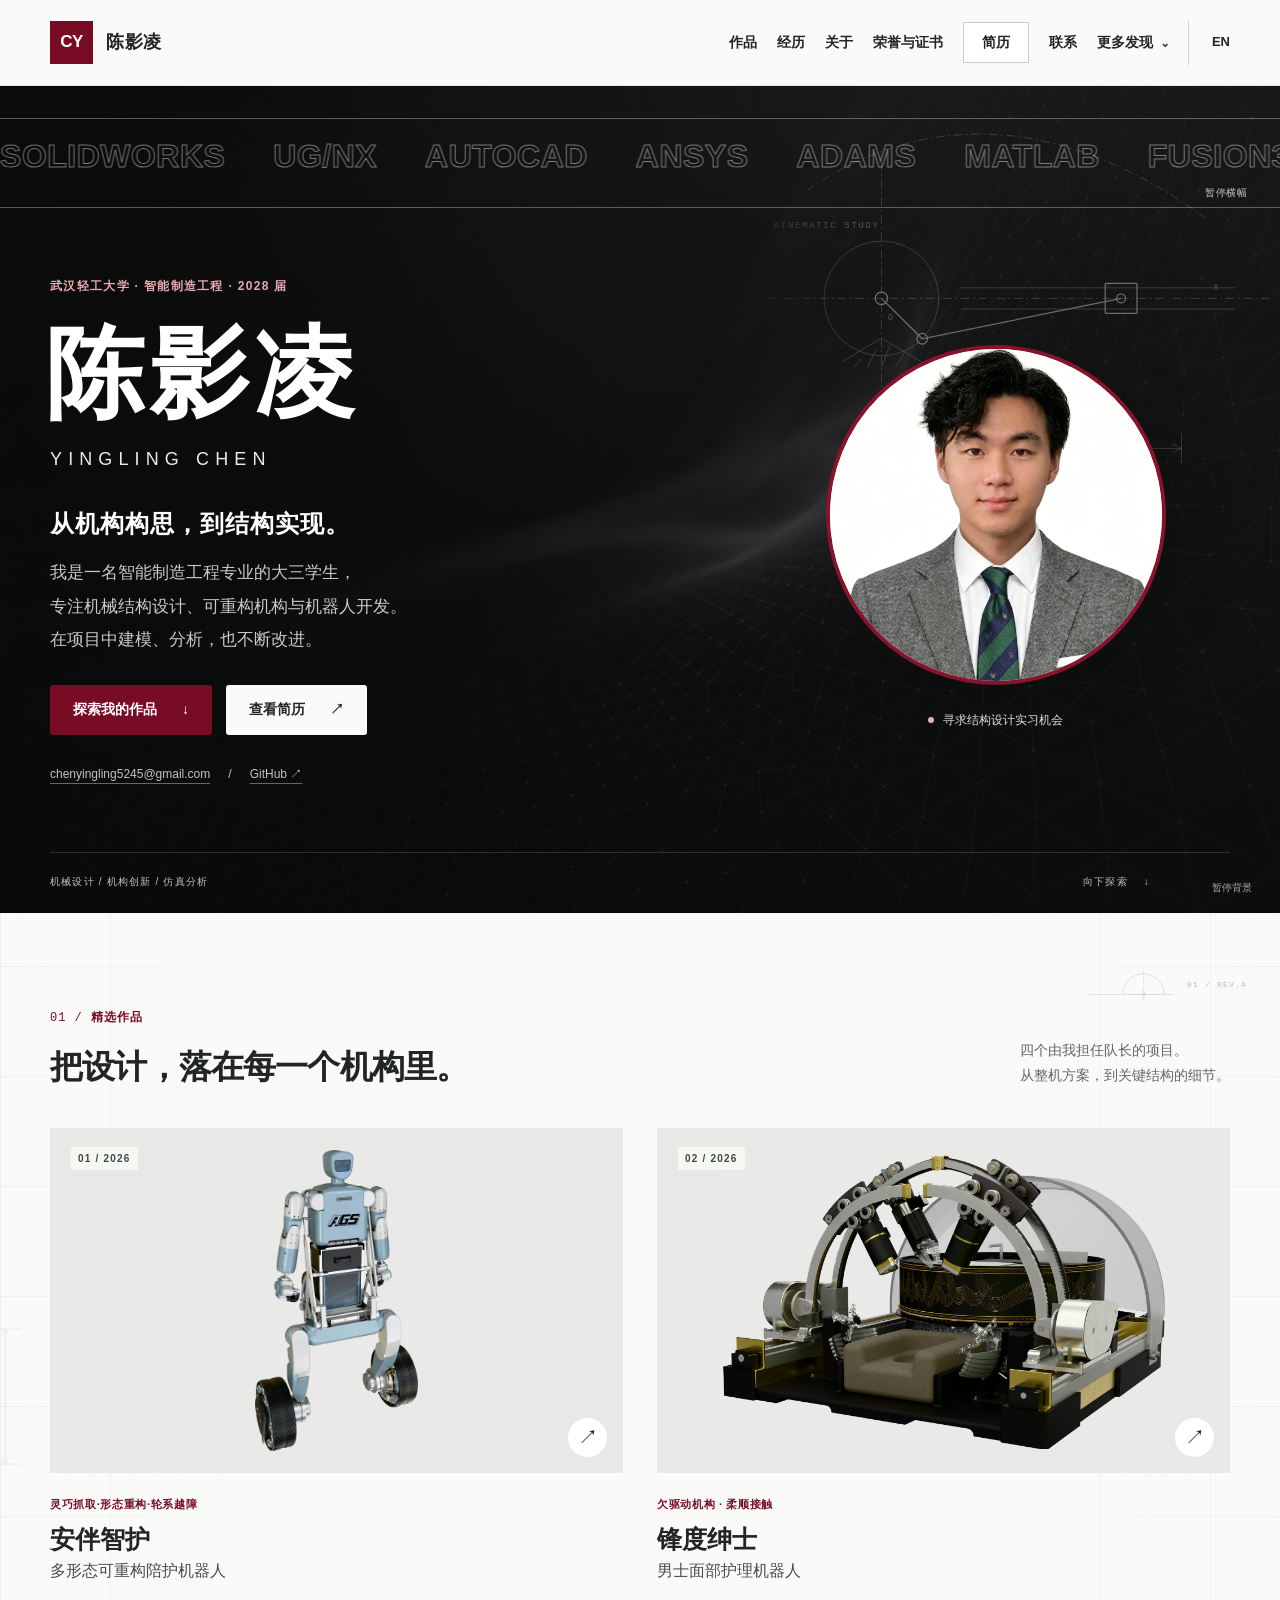
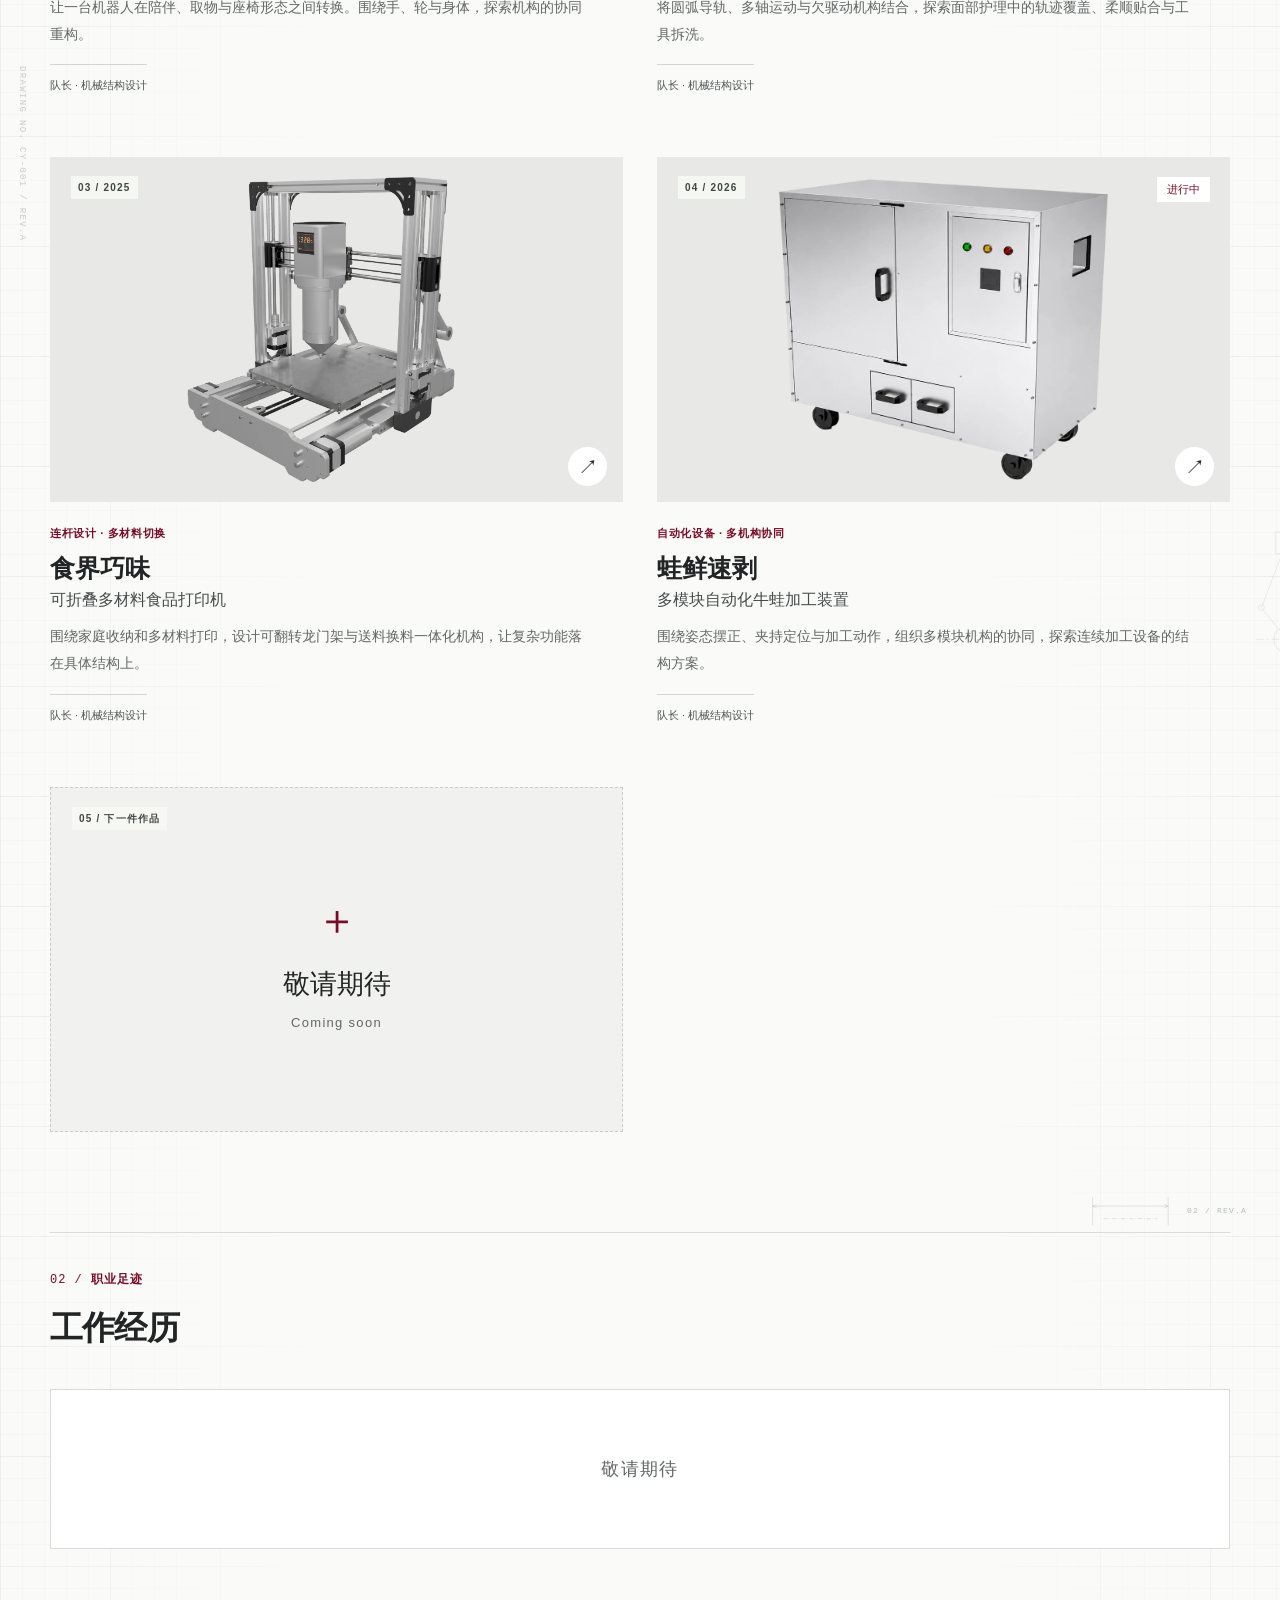
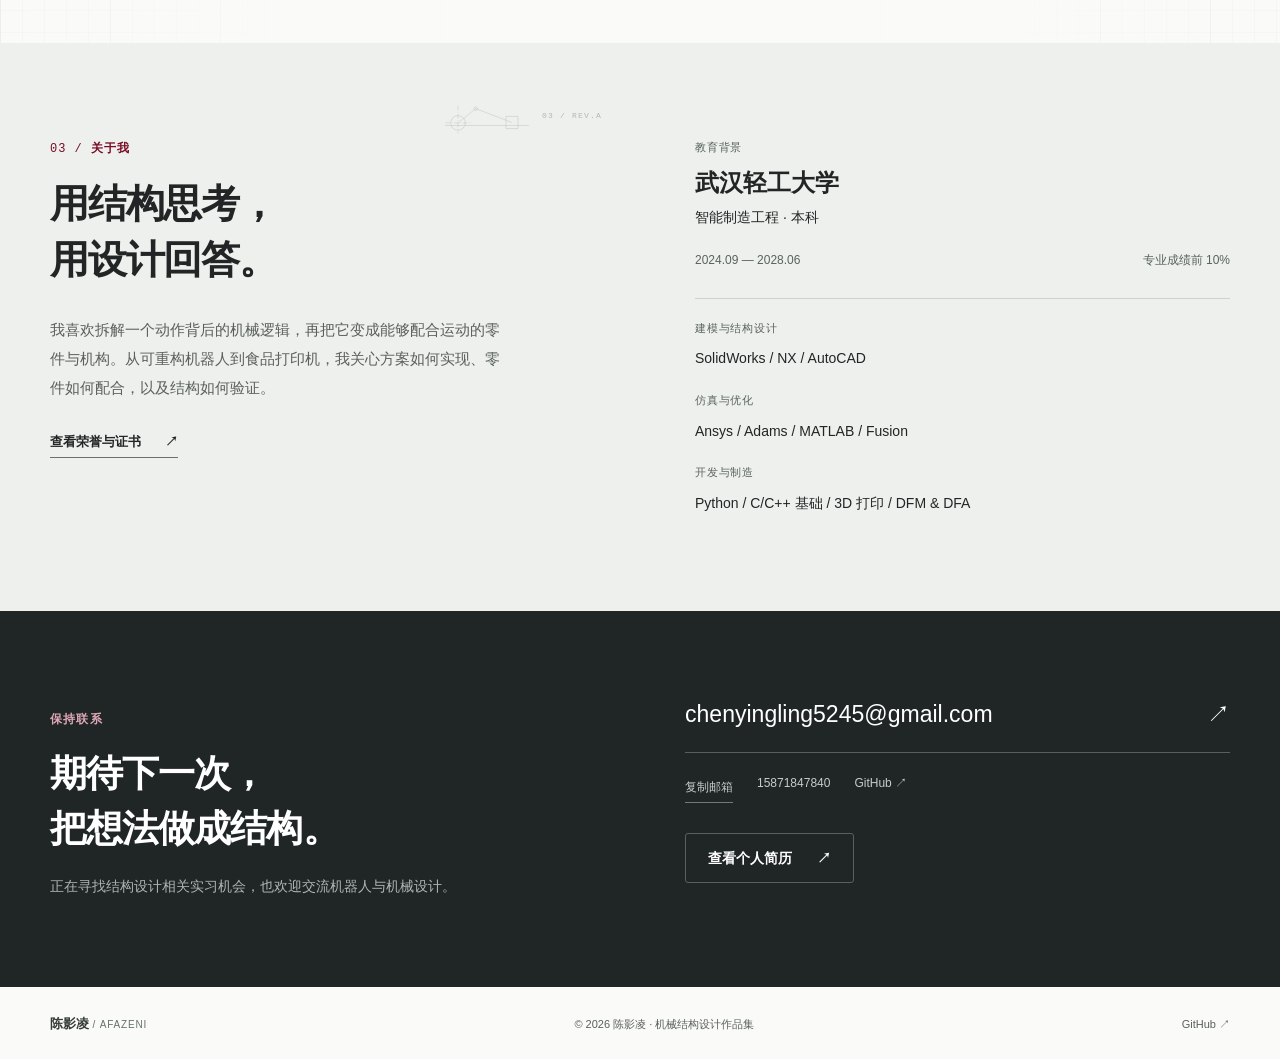
<file: index.html>
<!doctype html>
<html lang="zh-CN"><head><meta charset="utf-8"><meta name="viewport" content="width=device-width, initial-scale=1"><meta name="description" content="陈影凌的机械结构设计作品集：四个队长项目、机构设计、仿真分析与荣誉证书。"><meta name="theme-color" content="#790c25"><title>陈影凌 · 机械结构设计作品集</title><link rel="icon" href="assets/favicon.svg" type="image/svg+xml"><link rel="stylesheet" href="styles.css"><script type="module" src="app.js"></script></head><body data-page="home"><a class="skip-link" href="#main">跳转到内容 / Skip to content</a><div id="app"></div><noscript>请启用 JavaScript 查看作品集。联系邮箱：chenyingling5245@gmail.com。</noscript></body></html>
</file>
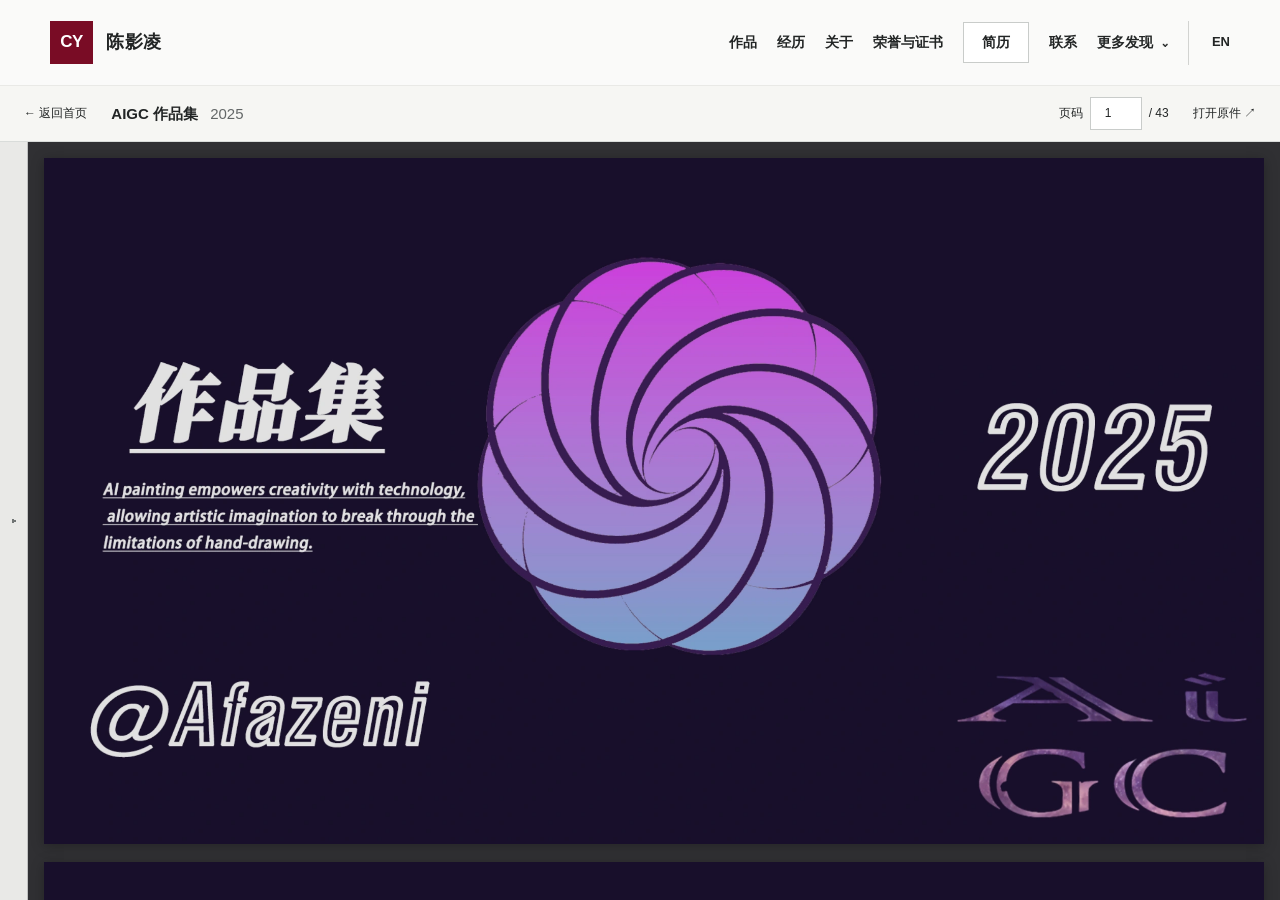
<file: aigc.html>
<!doctype html>
<html lang="zh-CN"><head><meta charset="utf-8"><meta name="viewport" content="width=device-width, initial-scale=1"><meta name="description" content="陈影凌的机械结构设计作品集：四个队长项目、机构设计、仿真分析与荣誉证书。"><meta name="theme-color" content="#790c25"><title>AIGC 作品集 · 2025 · 陈影凌</title><link rel="icon" href="assets/favicon.svg" type="image/svg+xml"><link rel="stylesheet" href="styles.css"><script type="module" src="app.js"></script></head><body data-page="aigc"><a class="skip-link" href="#main">跳转到内容 / Skip to content</a><div id="app"></div><noscript>请启用 JavaScript 查看作品集。联系邮箱：chenyingling5245@gmail.com。</noscript></body></html>
</file>
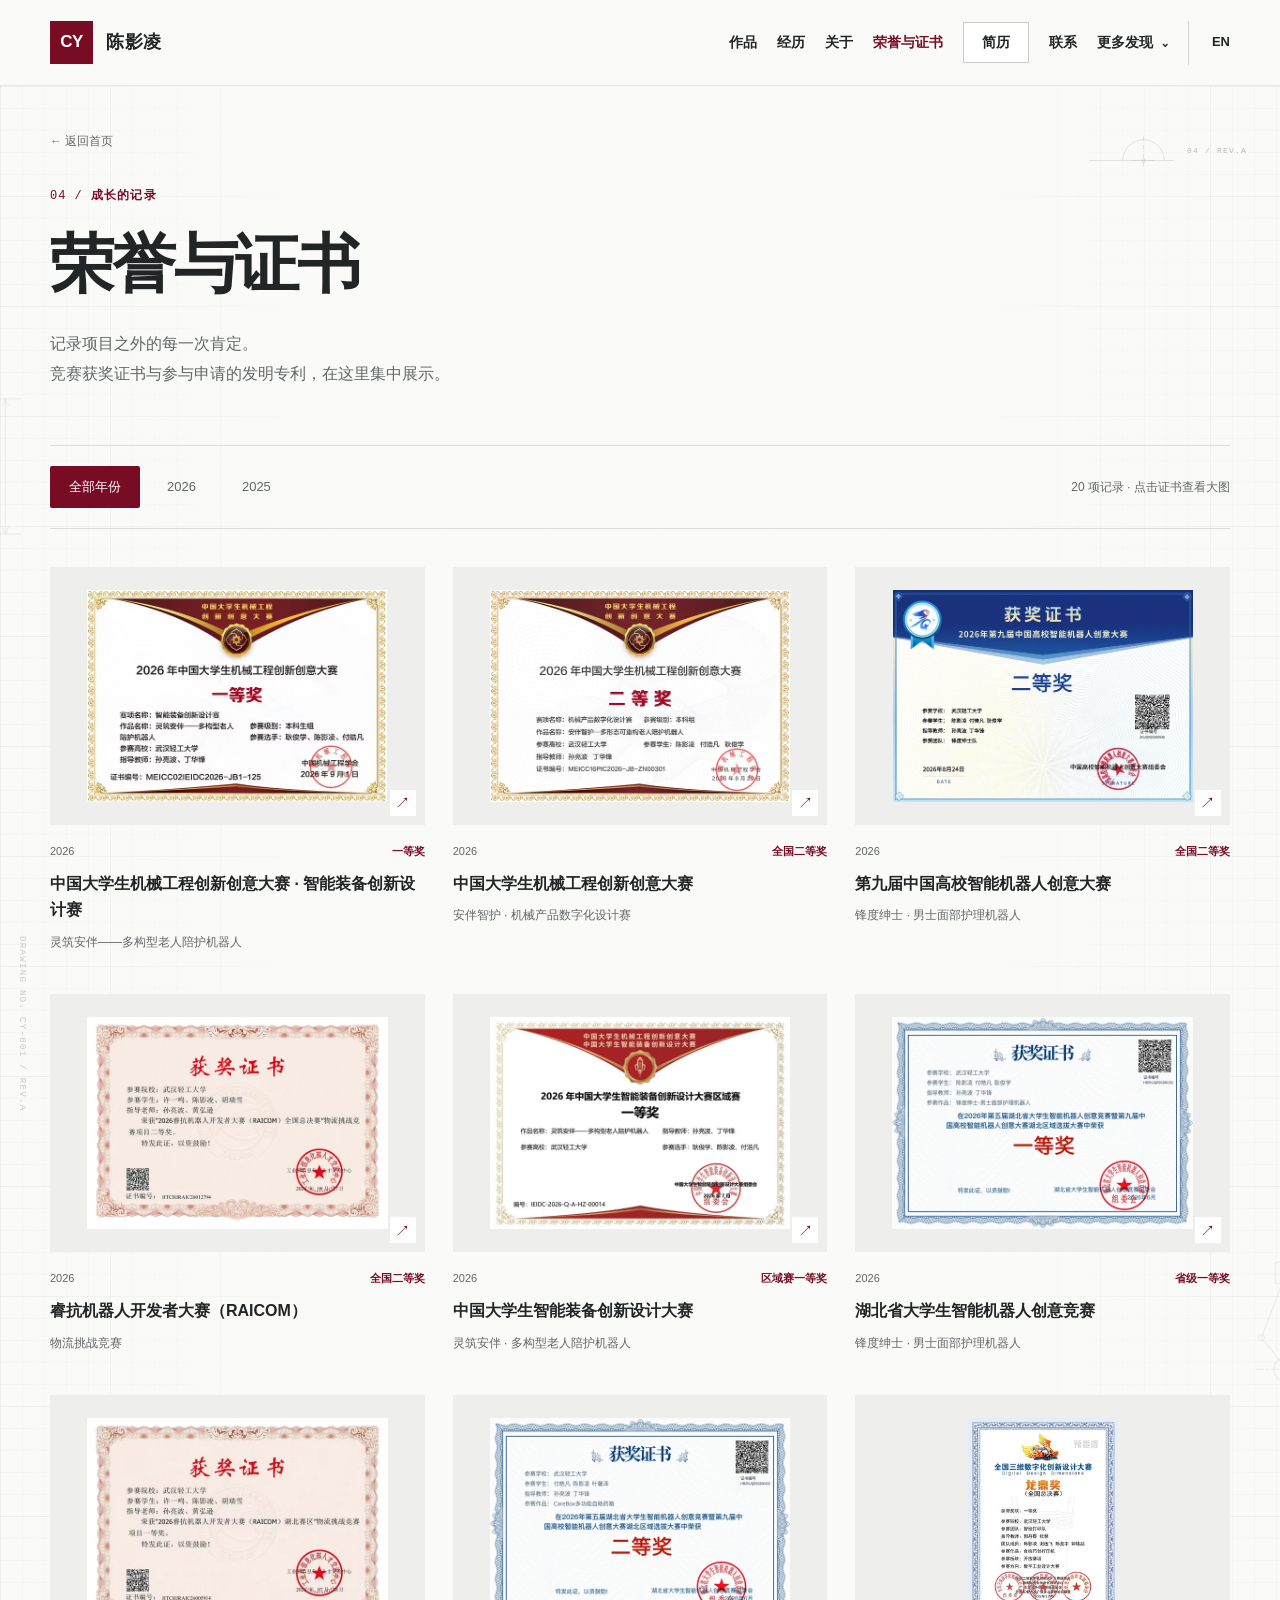
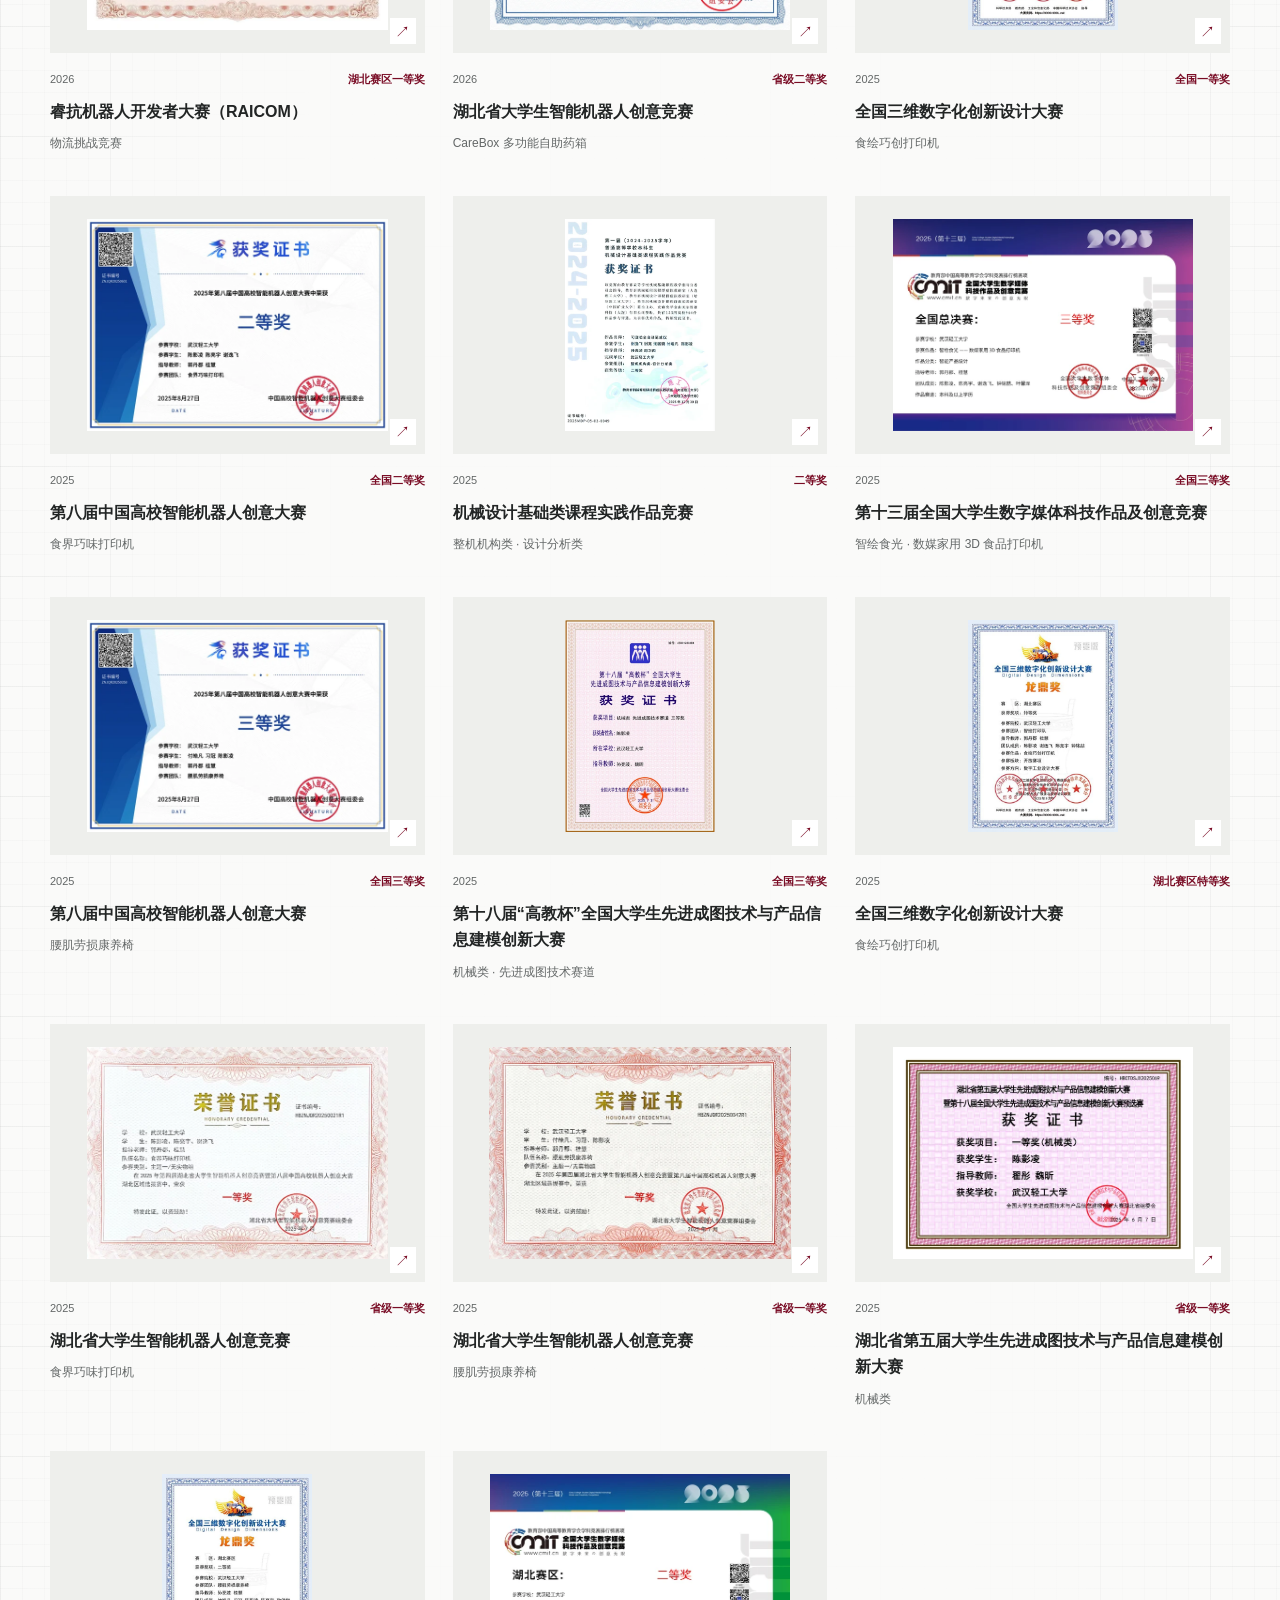
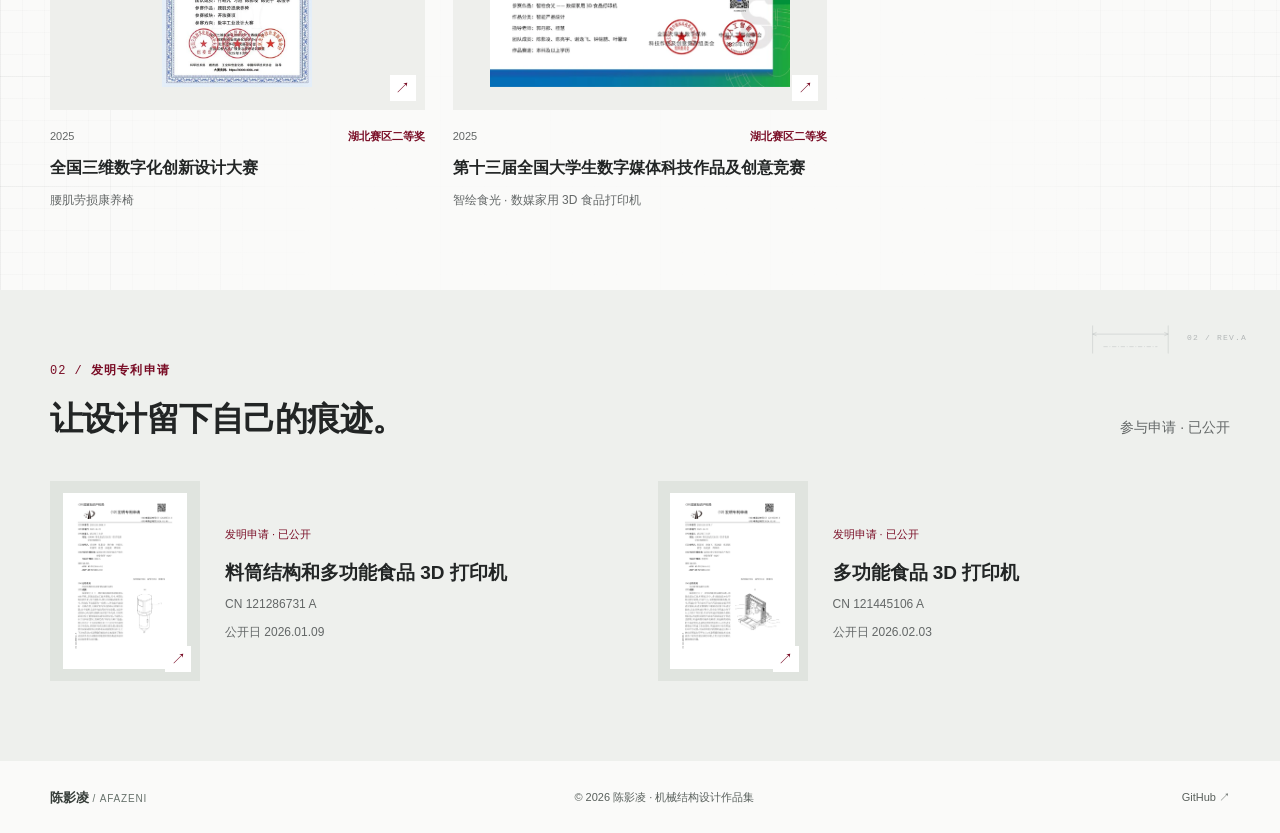
<file: honors.html>
<!doctype html>
<html lang="zh-CN"><head><meta charset="utf-8"><meta name="viewport" content="width=device-width, initial-scale=1"><meta name="description" content="陈影凌的机械结构设计作品集：四个队长项目、机构设计、仿真分析与荣誉证书。"><meta name="theme-color" content="#790c25"><title>荣誉与证书 · 陈影凌</title><link rel="icon" href="assets/favicon.svg" type="image/svg+xml"><link rel="stylesheet" href="styles.css"><script type="module" src="app.js"></script></head><body data-page="honors"><a class="skip-link" href="#main">跳转到内容 / Skip to content</a><div id="app"></div><noscript>请启用 JavaScript 查看作品集。联系邮箱：chenyingling5245@gmail.com。</noscript></body></html>
</file>
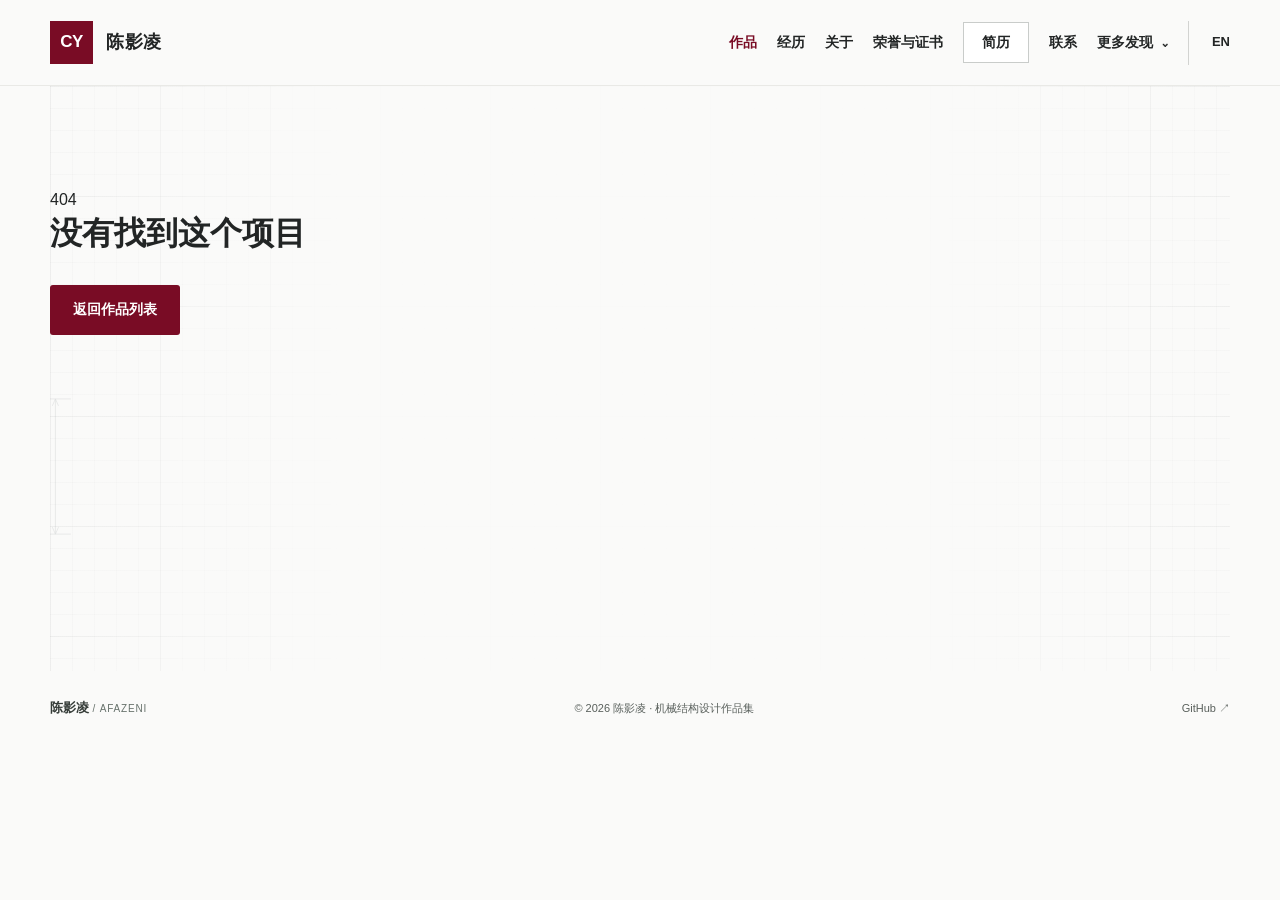
<file: project.html>
<!doctype html>
<html lang="zh-CN"><head><meta charset="utf-8"><meta name="viewport" content="width=device-width, initial-scale=1"><meta name="description" content="陈影凌的机械结构设计作品集：四个队长项目、机构设计、仿真分析与荣誉证书。"><meta name="theme-color" content="#790c25"><title>项目详情 · 陈影凌</title><link rel="icon" href="assets/favicon.svg" type="image/svg+xml"><link rel="stylesheet" href="styles.css"><script type="module" src="app.js"></script></head><body data-page="project"><a class="skip-link" href="#main">跳转到内容 / Skip to content</a><div id="app"></div><noscript>请启用 JavaScript 查看作品集。联系邮箱：chenyingling5245@gmail.com。</noscript></body></html>
</file>
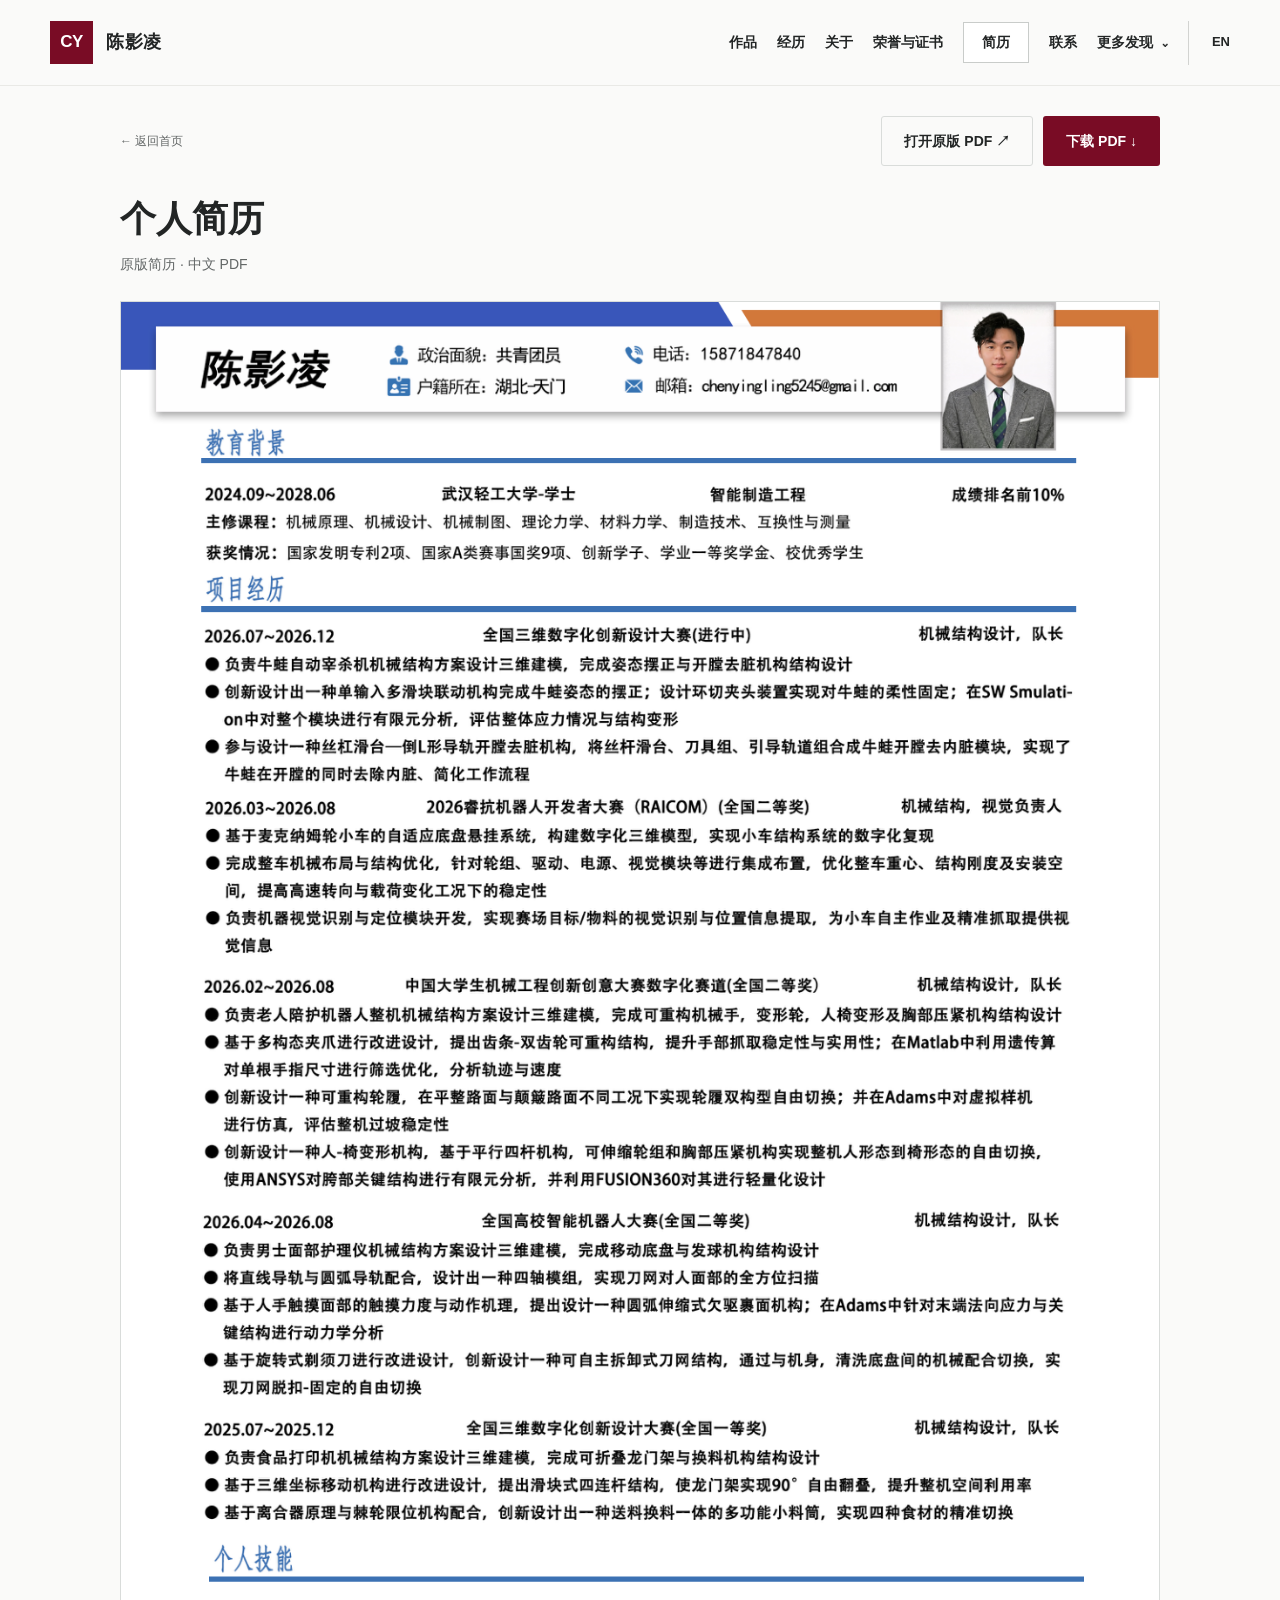
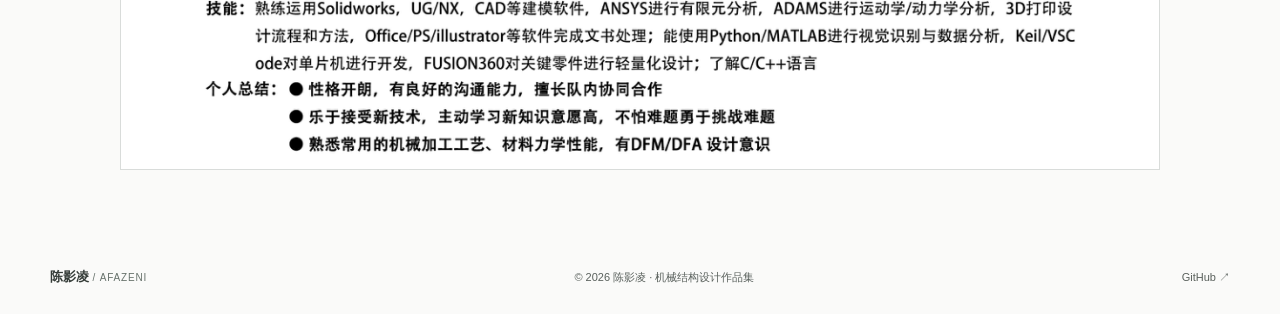
<file: resume.html>
<!doctype html>
<html lang="zh-CN"><head><meta charset="utf-8"><meta name="viewport" content="width=device-width, initial-scale=1"><meta name="description" content="陈影凌的机械结构设计作品集：四个队长项目、机构设计、仿真分析与荣誉证书。"><meta name="theme-color" content="#790c25"><title>简历 · 陈影凌</title><link rel="icon" href="assets/favicon.svg" type="image/svg+xml"><link rel="stylesheet" href="styles.css"><script type="module" src="app.js"></script></head><body data-page="resume"><a class="skip-link" href="#main">跳转到内容 / Skip to content</a><div id="app"></div><noscript>请启用 JavaScript 查看作品集。联系邮箱：chenyingling5245@gmail.com。</noscript></body></html>
</file>
<file: styles.css>
@charset "UTF-8";
:root{--accent:#790c25;--accent-hover:#9d1535;--ink:#222525;--muted:#636767;--line:#d9dcda;--surface:#f4f5f3;--white:#fff;--width:1180px;--header-height:86px}
*{box-sizing:border-box}
html{scroll-behavior:smooth;scroll-padding-top:108px}
body{margin:0;color:var(--ink);background:#fafaf9;font-family:Arial,"Microsoft YaHei","PingFang SC",sans-serif;font-size:16px;line-height:1.7;-webkit-font-smoothing:antialiased}
body.modal-open{overflow:hidden}
a{color:inherit;text-decoration:none}
button,input{font:inherit}
button,a{-webkit-tap-highlight-color:transparent}
button{cursor:pointer}
img{max-width:100%;display:block}
figure,h1,h2,h3,p{margin:0}
h1,h2,h3{line-height:1.3}
button{color:inherit}
[hidden]{display:none!important}
:focus-visible{outline:3px solid #a43754;outline-offset:5px}
::selection{background:#790c25;color:white}
.container{width:min(var(--width),calc(100% - 96px));margin-inline:auto}
.skip-link{position:fixed;z-index:100;top:-100px;left:20px;background:white;padding:10px 20px}
.skip-link:focus{top:10px}
.site-header{height:86px;position:sticky;top:0;background:#fafaf9;z-index:30;border-bottom:1px solid #e9e9e6}
.header-inner{height:100%;display:flex;align-items:center;justify-content:space-between;gap:24px}
.brand{display:flex;align-items:center;gap:13px;font-size:18px;font-weight:750;letter-spacing:.03em;white-space:nowrap}
.brand-mark{display:grid;place-items:center;width:43px;height:43px;background:var(--accent);color:white;font-size:17px;letter-spacing:-.04em}
#navigation{display:flex;align-items:center;gap:30px;font-size:14px;font-weight:700}
#navigation>a{padding-block:10px;transition:color .2s}
#navigation>a:hover,#navigation>a.active{color:var(--accent)}
#navigation .nav-resume{border:1px solid #c9ccca;padding:8px 18px;background:white}
.language-toggle{border:0;border-left:1px solid #d2d3d1;background:none;padding:9px 0 9px 23px;font-size:13px;font-weight:700;min-height:44px}
.menu-toggle{display:none;background:transparent;border:1px solid var(--line);padding:8px 12px}
.hero{display:flex;flex-direction:column;min-height:calc(100vh - var(--header-height));min-height:calc(100svh - var(--header-height));position:relative;background:#171a1c;color:white;isolation:isolate;overflow:hidden}
.hero-background{position:absolute;inset:0;z-index:-2;background-image:linear-gradient(90deg,rgba(8,12,17,.32),rgba(8,12,17,.12)),url('assets/hero-mesh.webp');background-size:cover;background-position:center}
.hero-inner{flex:1;min-height:0;display:grid;grid-template-columns:1.38fr 1fr;align-items:center;gap:65px;padding-top:68px;padding-bottom:68px}
.hero-kicker{color:#e9a9b3;font-size:12px;letter-spacing:.11em;font-weight:700;margin-bottom:24px}
.hero h1{font-size:clamp(70px,7.8vw,112px);font-weight:800;letter-spacing:.045em;line-height:1.08;margin-left:-5px}
.name-roman{font-size:18px;letter-spacing:.34em;margin-top:16px;color:#eee9e9;font-weight:500}
.hero-intro{font-size:24px;font-weight:700;margin-top:32px;letter-spacing:.04em;line-height:1.5}
.hero-description{color:#c6c9cb;font-size:17px;line-height:1.95;margin-top:14px;max-width:555px}
.hero-actions{display:flex;gap:14px;flex-wrap:wrap;margin-top:29px}
.button{min-height:50px;display:inline-flex;align-items:center;justify-content:center;gap:25px;padding:12px 22px;font-size:14px;font-weight:700;border:1px solid transparent;border-radius:3px;line-height:1.5;transition:background .2s,transform .2s,color .2s}
.button:hover{transform:translateY(-2px)}
.button-primary{background:var(--accent);color:white}
.button-primary:hover{background:var(--accent-hover)}
.button-light{background:#fafaf9;color:#232526}
.button-light:hover{background:white}
.button-outline{border-color:var(--line);background:transparent}
.button-outline-light{border-color:#596061;color:white;background:transparent}
.button-outline-light:hover{background:#353a3b}
.hero-social{display:flex;gap:18px;flex-wrap:wrap;margin-top:29px;font-size:12px;color:#c3c5c6}
.hero-social a{text-decoration:underline;text-underline-offset:5px;text-decoration-color:#64676a}
.hero-social a:hover{color:white}
.portrait-area{display:flex;align-items:center;flex-direction:column;gap:25px;transform:translateY(8px)}
.portrait-frame{width:min(340px,100%);aspect-ratio:1;border:4px solid #87132d;border-radius:50%;overflow:hidden;background:#e9e9e5;box-shadow:0 15px 70px #0003}
.portrait-frame img{width:100%;height:100%;object-fit:cover;object-position:center 30%}
.portrait-caption{font-size:12px;color:#e1dedf;display:flex;align-items:center;gap:9px}
.availability-dot{width:6px;height:6px;border-radius:50%;background:#e3b2bd}
.hero-bottom{display:flex;align-items:center;justify-content:space-between;padding:20px 0 23px;border-top:1px solid #ffffff24;font-size:10px;letter-spacing:.12em;color:#c0c2c4}
.hero-bottom a{display:flex;gap:16px}
.work-section{padding-block:94px 100px}
.section-label{display:block;font-size:12px;font-weight:700;letter-spacing:.1em;color:var(--accent);margin-bottom:16px}
.section-heading{display:flex;align-items:flex-end;justify-content:space-between;gap:36px;margin-bottom:40px}
.section-heading h2{font-size:clamp(27px,2.6vw,37px);letter-spacing:-.025em}
.section-heading>p{color:var(--muted);font-size:14px;line-height:1.8;flex-shrink:0}
.projects-grid{display:grid;grid-template-columns:1fr 1fr;column-gap:34px;row-gap:60px}
.project-card a{display:block}
.project-image{height:345px;background:#e8e9e7;position:relative;overflow:hidden}
.project-image img{width:100%;height:100%;object-fit:contain;transition:transform .45s;padding:20px}
.project-image.care img{padding:22px}
.project-image.grooming img{padding:24px}
.project-image.frog img{object-fit:contain;padding:22px}
.project-card a:hover .project-image img{transform:scale(1.035)}
.image-index{position:absolute;top:19px;left:21px;font-size:10px;font-weight:700;letter-spacing:.12em;color:#414747;background:#f8f9f5d9;padding:3px 7px}
.image-arrow{position:absolute;bottom:16px;right:16px;background:white;width:39px;height:39px;display:grid;place-items:center;font-size:20px;border-radius:50%;transition:background .2s,color .2s}
.project-card a:hover .image-arrow{background:var(--accent);color:white}
.ongoing{position:absolute;top:20px;right:20px;background:white;padding:3px 10px;font-size:11px;color:var(--accent)}
.project-category{margin-top:22px;font-size:11px;letter-spacing:.06em;color:var(--accent);font-weight:700}
.project-card h3{font-size:25px;font-weight:700;margin:8px 0 12px;line-height:1.4}
.project-card h3 span{display:block;font-size:16px;color:#464c4c;font-weight:500;margin-top:3px}
.project-card p{font-size:14px;line-height:1.9;color:var(--muted);max-width:95%}
.project-role{display:inline-block;margin-top:17px;font-size:11px;padding-top:11px;border-top:1px solid #d4d6d4;color:#505656}
.about-section{background:#eef0ed;padding:95px 0}
.about-grid{display:grid;grid-template-columns:1fr 1fr;gap:110px}
.about-grid h2{font-size:39px;line-height:1.45;letter-spacing:-.03em}
.about-description{font-size:15px;line-height:1.95;color:#59605d;margin-top:26px;max-width:460px}
.text-link{display:inline-flex;align-items:center;gap:24px;margin-top:28px;font-size:13px;font-weight:700;border-bottom:1px solid #69716b;padding-bottom:4px}
.education{padding-bottom:27px;border-bottom:1px solid #cdd2cd}
.fact-label{font-size:11px;letter-spacing:.07em;color:#59635e;display:block;margin-bottom:10px}
.education h3{font-size:24px;margin-bottom:8px}
.education p{font-size:14px}
.education-meta{display:flex;justify-content:space-between;gap:16px;flex-wrap:wrap;font-size:12px;color:#59635e;margin-top:20px}
.skill-group{padding-top:20px}
.skill-group p{font-size:14px;font-weight:500}
.contact-section{background:#202526;color:white;padding:84px 0 74px}
.contact-inner{display:grid;grid-template-columns:1fr 1fr;gap:90px;align-items:center}
.contact-section .section-label{color:#dda7b5}
.contact-section h2{font-size:37px;line-height:1.5;letter-spacing:-.025em}
.contact-section p{font-size:14px;color:#aeb5b4;max-width:410px;margin-top:18px}
.contact-email{font-size:clamp(16px,1.8vw,25px);display:flex;align-items:center;justify-content:space-between;gap:20px;border-bottom:1px solid #56605e;padding-bottom:18px;overflow-wrap:anywhere}
.contact-actions{display:flex;flex-wrap:wrap;gap:24px;font-size:12px;margin-top:20px;color:#c6cdca}
.copy-email{background:transparent;border:0;border-bottom:1px solid #717c77;padding:0;font-size:12px;min-height:30px}
.contact-links>.button{margin-top:30px}
.contact-section .copy-status{min-height:20px;margin-top:10px}
.site-footer{background:#fafaf9;padding:26px 0;color:#59605c;font-size:11px}
.footer-inner{display:flex;justify-content:space-between;align-items:center;gap:25px}
.footer-name{font-weight:700;color:#343b37;font-size:13px}
.footer-name span{font-size:10px;font-weight:400;color:#66716b;letter-spacing:.08em}
.page-intro{padding-top:40px;padding-bottom:55px}
.back-link{display:inline-block;font-size:12px;color:var(--muted);margin-bottom:34px}
.back-link:hover{color:var(--accent)}
.page-intro h1{font-size:clamp(36px,5vw,64px);letter-spacing:-.035em;margin-bottom:23px}
.page-intro>p{color:var(--muted);font-size:16px;line-height:1.9}
.awards-toolbar{display:flex;align-items:center;justify-content:space-between;gap:20px;padding:20px 0;border-top:1px solid var(--line);border-bottom:1px solid var(--line);margin-bottom:38px}
.filters{display:flex;gap:8px;flex-wrap:wrap}
.filters button{border:1px solid transparent;background:transparent;color:var(--muted);font-size:13px;min-height:42px;padding:9px 18px;border-radius:2px}
.filters button[aria-pressed=true]{background:var(--accent);color:white}
.awards-toolbar>p{font-size:12px;color:var(--muted)}
.awards-grid{display:grid;grid-template-columns:repeat(3,1fr);gap:42px 28px;padding-bottom:80px}
.certificate-preview{position:relative;display:block;width:100%;padding:23px;border:0;background:#eeefec;aspect-ratio:1.45;overflow:hidden}
.certificate-preview img{width:100%;height:100%;object-fit:contain;transition:transform .3s}
.certificate-preview:hover img{transform:scale(1.025)}
.expand-icon{position:absolute;right:9px;bottom:9px;background:#fff;width:26px;height:26px;display:grid;place-items:center;font-size:15px;color:var(--accent)}
.award-meta{display:flex;justify-content:space-between;gap:12px;font-size:11px;margin:17px 0 10px}
.award-meta>span:first-child{color:var(--muted)}
.award-prize{color:var(--accent);font-weight:700}
.award-info h2{font-size:16px;line-height:1.65;font-weight:700}
.award-info p{font-size:12px;color:var(--muted);margin-top:8px}
.patents-section{padding:70px 0 80px;background:#eef0ed}
.patents-grid{display:grid;grid-template-columns:1fr 1fr;gap:35px}
.patent-card{display:grid;grid-template-columns:150px 1fr;gap:25px;align-items:center}
.patent-preview{aspect-ratio:.75;background:#e0e4df;padding:12px}
.patent-card h3{font-size:19px;margin-top:12px;line-height:1.5}
.patent-card p{font-size:12px;color:var(--muted);margin-top:7px}
.patent-status{font-size:11px;color:var(--accent)}
.lightbox{border:0;padding:38px 30px 22px;background:#f5f5f3;width:min(1050px,94vw);max-height:94dvh;overflow:auto}
.lightbox::backdrop{background:rgba(15,18,20,.85)}
.lightbox img{max-height:76dvh;width:100%;object-fit:contain}
.lightbox p{font-size:13px;margin-top:17px;padding-inline:8px;color:#414947}
.lightbox-close{position:sticky;top:0;float:right;margin-top:-28px;margin-right:-20px;width:42px;height:42px;background:#fff;border:1px solid #d2d5d2;font-size:27px;z-index:2;line-height:1}
.project-heading{padding-top:36px;padding-bottom:36px}
.project-heading-row{display:flex;align-items:center;justify-content:space-between;gap:35px}
.project-heading h1{font-size:clamp(40px,5vw,67px);letter-spacing:-.03em}
.project-subtitle{font-size:23px;color:var(--muted);margin-top:14px}
.project-year{font-size:25px;color:#7b807d;display:flex;flex-direction:column;align-items:flex-end;gap:10px}
.project-year small{font-size:12px;color:var(--accent)}
.project-cover{height:490px;background:#e8e9e7;overflow:hidden}
.project-cover img{width:100%;height:100%;object-fit:contain;padding:25px}
.project-cover.frog img{object-fit:contain;padding:25px}
.project-overview{display:grid;grid-template-columns:1fr 2fr;gap:90px;padding:60px 0 75px}
.project-metadata>div{margin-bottom:23px}
.project-metadata span{display:block;font-size:11px;letter-spacing:.05em;color:var(--muted);margin-bottom:8px}
.project-metadata strong{display:block;font-size:13px;font-weight:500}
.project-overview h2{font-size:28px;margin-bottom:20px}
.project-overview h3{font-size:20px;margin-top:29px;margin-bottom:14px}
.project-overview p,.detail-section p{font-size:15px;color:var(--muted);line-height:1.95}
.video-section{border-top:1px solid var(--line);padding-top:40px}
.video-section h2{font-size:27px}
.video-section .section-heading{margin-bottom:25px}
.video-section video{display:block;width:100%;max-height:660px;aspect-ratio:16/9;background:#191c1e;object-fit:contain}
.project-sections{padding-block:60px 20px}
.detail-section{display:grid;grid-template-columns:1.15fr 1fr;gap:70px;align-items:center;margin-bottom:55px}
.detail-section.reverse .detail-image{order:2}
.detail-section h2{font-size:28px;line-height:1.5;margin-bottom:22px}
.detail-image{height:390px;background:#e8e9e7;overflow:hidden}
.detail-image img{width:100%;height:100%;object-fit:contain;padding:22px}
.next-project{border-top:1px solid var(--line);display:flex;align-items:center;gap:40px;padding:32px 0;margin-bottom:40px}
.next-project>span:first-child{font-size:11px;letter-spacing:.1em;color:var(--muted)}
.next-project strong{font-size:27px}
.next-project>span:last-child{margin-left:auto;font-size:31px;color:var(--accent)}
.not-found{min-height:65vh;padding-block:100px}
.not-found h1{margin-bottom:30px}
.resume-container{max-width:1040px;padding-bottom:70px}
.resume-toolbar{display:flex;justify-content:space-between;align-items:center;gap:25px;padding:30px 0}
.resume-toolbar .back-link{margin:0}
.resume-toolbar>div{display:flex;gap:10px}
html[lang=en] .hero h1{font-size:clamp(64px,6.2vw,91px);letter-spacing:-.04em}
html[lang=en] .name-roman{font-size:11px;letter-spacing:.14em}
html[lang=en] .hero-intro{font-size:22px;margin-top:22px}
html[lang=en] .hero-description{font-size:16px;line-height:1.75}
html[lang=en] .hero-kicker{font-size:10px;letter-spacing:.065em}
html[lang=en] .hero-inner{padding-block:55px}
html[lang=en] .section-heading>p{flex-shrink:1}
@media(min-width:1600px){.hero h1{font-size:120px}.portrait-frame{width:375px}}
@media(max-width:1100px){.container{width:calc(100% - 64px)}#navigation{gap:20px}.hero-inner{gap:30px;grid-template-columns:1.35fr 1fr}.portrait-frame{width:290px}.hero-description{font-size:15px}.hero-intro{font-size:21px}.project-image{height:300px}.about-grid,.contact-inner{gap:55px}.section-heading{gap:30px}.section-heading h2{font-size:30px}.awards-grid{gap:35px 20px}.patent-card{grid-template-columns:115px 1fr;gap:18px}.detail-section{gap:40px}.project-overview{gap:45px}.contact-actions{gap:18px}}
@media(max-width:800px){:root{--header-height:74px}.site-header{height:74px}.container{width:calc(100% - 44px)}.menu-toggle{display:block;font-size:12px}.brand{font-size:16px}.brand-mark{width:37px;height:37px;font-size:15px}#navigation{display:none;position:absolute;top:74px;left:0;right:0;background:#fafaf9;padding:22px;box-shadow:0 15px 25px #0001;flex-wrap:wrap;gap:12px 28px;border-bottom:1px solid var(--line)}#navigation.is-open{display:flex}.language-toggle{border-left:0;padding:9px 12px}.hero-inner{min-height:0;grid-template-columns:1.25fr 1fr;gap:20px;padding-block:50px}.hero h1{font-size:75px}.name-roman{font-size:14px;letter-spacing:.22em}.hero-kicker{font-size:10px;letter-spacing:.04em}.hero-description{font-size:14px}.portrait-frame{width:240px}.portrait-caption{font-size:10px;text-align:center;max-width:240px}.hero-actions{gap:10px}.button{font-size:12px;padding:12px 17px;gap:15px}.hero-social{font-size:11px;gap:12px}.hero-bottom{font-size:9px;letter-spacing:.03em}.section-heading{display:block}.section-heading>p{margin-top:18px}.work-section{padding-block:65px}.projects-grid{gap:45px 24px}.project-image{height:250px}.project-card h3{font-size:23px}.project-card h3 span{font-size:14px}.about-grid{gap:42px}.about-grid h2{font-size:31px}.about-section{padding-block:65px}.contact-inner{grid-template-columns:1fr;gap:40px}.contact-section{padding-block:60px 45px}.contact-email{max-width:500px;font-size:24px}.contact-section h2{font-size:34px}.footer-inner{flex-wrap:wrap;gap:12px 20px}.awards-grid{grid-template-columns:repeat(2,1fr)}.patents-grid{grid-template-columns:1fr;gap:35px}.patent-card{grid-template-columns:145px 1fr}.project-overview{grid-template-columns:1fr 1.7fr;gap:30px}.project-cover{height:400px}.detail-section{gap:25px}.detail-image{height:300px}.detail-section h2{font-size:24px}.resume-paper{padding:30px}.resume-row{flex-wrap:wrap;gap:0 15px}.resume-heading{gap:18px}html[lang=en] .hero h1{font-size:62px}html[lang=en] .hero-description{font-size:14px}html[lang=en] .hero-intro{font-size:20px}}
@media(max-width:600px){html{scroll-padding-top:90px}.container{width:calc(100% - 40px)}.hero-inner{display:flex;flex-direction:column;align-items:stretch;gap:40px;padding-top:44px;padding-bottom:40px;min-height:0}.hero h1{font-size:79px;letter-spacing:.03em;margin-left:-3px}.hero-kicker{font-size:10px;letter-spacing:.015em;margin-bottom:22px}.name-roman{font-size:14px;margin-top:12px;letter-spacing:.24em}.hero-intro{font-size:21px;margin-top:25px}.hero-description{font-size:14px;line-height:1.95}.hero-actions{margin-top:23px}.button{min-height:48px;font-size:13px;padding:12px 18px}.hero-social{font-size:11px;margin-top:25px;gap:10px}.portrait-area{transform:none;gap:17px;align-self:center}.portrait-frame{width:205px}.portrait-caption{font-size:10px;max-width:none}.hero-background{background-position:62% center}.hero-bottom{padding-block:16px;font-size:8px;gap:12px;letter-spacing:.01em}.hero-bottom a{gap:8px;white-space:nowrap}.work-section{padding-top:57px;padding-bottom:58px}.section-label{font-size:11px;margin-bottom:13px}.section-heading{margin-bottom:28px}.section-heading h2{font-size:27px;line-height:1.5}.section-heading>p{font-size:13px;margin-top:14px}.projects-grid{grid-template-columns:1fr;gap:39px}.project-image{height:285px}.project-category{margin-top:17px}.project-card h3{font-size:25px;margin-top:7px}.project-card h3 span{font-size:15px}.project-card p{max-width:100%;font-size:13px}.project-role{margin-top:13px}.about-grid{grid-template-columns:1fr;gap:42px}.about-grid h2{font-size:33px}.about-description{font-size:14px;margin-top:22px}.about-section{padding:55px 0}.contact-section h2{font-size:30px}.contact-section p{font-size:13px}.contact-email{font-size:17px;gap:8px}.contact-actions{gap:20px;font-size:12px}.contact-section{padding-top:50px}.site-footer{padding:23px 0}.footer-inner{display:grid;grid-template-columns:1fr auto;gap:12px}.footer-inner p{grid-column:1/-1;grid-row:2;font-size:10px}.page-intro{padding-top:25px;padding-bottom:36px}.page-intro h1{font-size:35px}.page-intro>p{font-size:14px}.back-link{margin-bottom:27px}.awards-toolbar{display:block;padding:16px 0;margin-bottom:25px}.awards-toolbar>p{margin-top:13px;font-size:11px}.filters button{padding:8px 15px}.awards-grid{grid-template-columns:1fr;gap:30px;padding-bottom:50px}.certificate-preview{aspect-ratio:1.42;padding:23px}.award-info h2{font-size:16px}.patents-section{padding:45px 0}.patent-card{grid-template-columns:110px 1fr;gap:20px}.patent-preview{aspect-ratio:.75;padding:10px}.patent-card h3{font-size:16px}.lightbox{padding:40px 12px 15px;width:96vw;max-height:94dvh}.lightbox p{font-size:12px}.lightbox-close{margin-right:-3px;top:0}.project-heading{padding-top:24px;padding-bottom:28px}.project-heading-row{align-items:flex-start;gap:10px}.project-heading h1{font-size:37px}.project-heading .section-label{font-size:10px;letter-spacing:0}.project-subtitle{font-size:16px;margin-top:10px}.project-year{font-size:17px;white-space:nowrap;padding-top:5px}.project-cover{height:330px}.project-cover img{padding:20px}.project-overview{grid-template-columns:1fr;gap:23px;padding:35px 0 40px}.project-metadata{display:grid;grid-template-columns:1fr 1fr;gap:18px}.project-metadata>div{margin:0}.project-metadata strong{font-size:12px}.project-overview h2{font-size:25px}.project-overview p,.detail-section p{font-size:14px}.video-section h2{font-size:24px}.video-section .section-heading>p{font-size:11px}.project-sections{padding-top:38px}.detail-section{grid-template-columns:1fr;gap:23px;margin-bottom:38px}.detail-section.reverse .detail-image{order:0}.detail-image{height:310px}.detail-section h2{margin-bottom:15px}.next-project{gap:17px;padding-block:26px;margin-bottom:20px;flex-wrap:wrap}.next-project strong{font-size:23px}.next-project>span:first-child{font-size:10px}.resume-toolbar{gap:12px;align-items:flex-start}.resume-toolbar>div{flex-direction:column;gap:8px}.resume-toolbar .button{min-height:42px;padding:10px 15px}.resume-paper{padding:23px 20px}.resume-heading{gap:12px;align-items:flex-start}.resume-heading h1{font-size:28px}.resume-heading img{width:64px;height:85px}.resume-heading p{font-size:12px}.resume-heading a{font-size:10px}.resume-position{font-size:12px}.resume-paper h2{font-size:17px}.resume-paper p{font-size:12px}.resume-row h3,.resume-row strong{font-size:13px}.resume-row{gap:4px}.resume-row>span{font-size:10px}html[lang=en] .hero h1{font-size:69px}html[lang=en] .hero-kicker{font-size:9px}html[lang=en] .hero-description{font-size:14px}html[lang=en] .hero-intro{font-size:21px}html[lang=en] .hero-inner{padding-block:40px}html[lang=en] .page-intro h1{font-size:34px}html[lang=en] .project-heading h1{font-size:32px;overflow-wrap:anywhere}}
@media(max-width:360px){.hero h1{font-size:70px}.hero-social{font-size:10px}.hero-actions .button{padding-inline:14px}.hero-bottom>span{max-width:165px}.portrait-frame{width:180px}html[lang=en] .hero h1{font-size:59px}}
@media(prefers-reduced-motion:reduce){html{scroll-behavior:auto}*,*::before,*::after{transition:none!important;animation:none!important}}

/* 第二版：轮播、分段媒体及原版简历。 */
.carousel-status{padding:0 20px 12px;font-size:12px;color:var(--muted)}
.presentation-section,.methods-section{padding:48px 0 60px;border-top:1px solid var(--line)}
.presentation-layout{display:grid;grid-template-columns:minmax(240px,1fr) minmax(0,2fr);gap:40px;align-items:start}
.presentation-notes,.presentation-screen{min-width:0}
.presentation-count{font-size:12px;color:var(--accent);font-variant-numeric:tabular-nums;margin-bottom:14px}
.presentation-title{font-size:23px;line-height:1.5;margin-bottom:16px;overflow-wrap:anywhere}
.presentation-text,.methods-grid p{font-size:15px;line-height:1.95;color:var(--muted);white-space:pre-line;overflow-wrap:anywhere}
.presentation-text{min-height:9em}
.presentation-navigation{display:flex;justify-content:space-between;gap:12px;margin-top:25px}
.presentation-navigation button,.presentation-pages button,.presentation-error button{border:1px solid var(--line);background:transparent;color:var(--ink);min-height:44px;padding:8px 12px;font-size:13px}
.presentation-navigation button:disabled{opacity:.4;cursor:default}
.presentation-pages{display:flex;flex-wrap:wrap;gap:6px;margin-top:16px}
.presentation-pages button{min-width:44px;padding-inline:8px;font-variant-numeric:tabular-nums}
.presentation-pages button[aria-current]{background:var(--accent);border-color:var(--accent);color:white}
.presentation-video{display:block;width:100%;aspect-ratio:16/9;object-fit:contain;background:#191c1e}
.presentation-hint{font-size:12px;color:var(--muted);margin-top:12px;line-height:1.7}
.presentation-error{padding:18px;border:1px solid var(--line);margin-top:12px;font-size:14px}
.presentation-error button{margin-top:10px}
.methods-grid{display:grid;grid-template-columns:1fr 1fr;gap:36px 60px}
.method-number{display:block;color:var(--accent);font-size:12px;margin-bottom:10px}
.methods-grid h3{font-size:21px;margin-bottom:14px}
@media(max-width:800px){.presentation-layout{grid-template-columns:1fr;gap:25px}.presentation-screen{grid-row:1}.presentation-text{min-height:0}.presentation-title{font-size:22px}.methods-grid{gap:30px}}
@media(max-width:600px){.presentation-section,.methods-section{padding:35px 0 40px}.methods-grid{grid-template-columns:1fr}.presentation-text,.methods-grid p{font-size:14px}.presentation-hint{font-size:11px}}
.project-placeholder{align-self:start}
.upcoming-image{display:grid;place-items:center;border:1px dashed #c9ccca;background:#f1f2ef;text-align:center;color:var(--muted)}
.upcoming-mark{display:block;font-size:42px;font-weight:300;color:var(--accent);margin-bottom:12px}
.upcoming-image h3{font-size:27px;color:var(--ink);font-weight:500}
.upcoming-image p{font-size:13px;letter-spacing:.1em;margin-top:10px}
.project-carousel{background:#e8e9e7}
.carousel-controls{display:flex;align-items:center;gap:24px;justify-content:space-between;padding:12px 20px;border-top:1px solid #d5d7d4}
.carousel-navigation{display:flex;align-items:center;gap:15px}
.carousel-controls button{border:1px solid #c4c9c5;background:#fafaf9;min-width:44px;min-height:44px;padding:8px 14px;font-size:13px}
.carousel-controls button:hover{border-color:var(--accent);color:var(--accent)}
.carousel-count{font-size:13px;font-variant-numeric:tabular-nums;white-space:nowrap}
.carousel-caption{font-size:13px;color:#505856;text-align:center}
.carousel-pause{white-space:nowrap}
.detail-image.detail-carousel{height:auto;overflow:visible;background:transparent;min-width:0}
.carousel-slide-media{height:390px;background:#e8e9e7}
.carousel-slide-media img,.carousel-slide-media video{display:block;width:100%;height:100%;object-fit:contain}
.carousel-slide-media video{background:#191c1e}
.detail-carousel .carousel-controls{gap:10px;padding:10px 12px;flex-wrap:wrap}
.detail-carousel .carousel-caption{order:3;flex-basis:100%;font-size:12px}
.detail-carousel .carousel-navigation{gap:10px}
.detail-carousel .carousel-pause{margin-left:auto}
.detail-carousel .carousel-status{font-size:12px;padding-inline:12px}
@media(max-width:800px){.carousel-slide-media{height:300px}}
@media(max-width:600px){.carousel-slide-media{height:310px}}
.detail-section .detail-subtitle{font-size:18px;line-height:1.65;color:var(--accent);margin:-10px 0 15px;font-weight:600}
.detail-media-video{background:#191c1e}
.detail-video{display:block;width:100%;height:100%;object-fit:contain}
.resume-title{font-size:36px;margin-bottom:10px}
.resume-note{color:var(--muted);font-size:14px;margin-bottom:24px}
.resume-original-image{width:100%;height:auto;border:1px solid var(--line);background:white}
@media(max-width:600px){.carousel-controls{gap:10px;padding:10px 12px;flex-wrap:wrap}.carousel-caption{order:3;flex-basis:100%;font-size:12px}.carousel-navigation{gap:8px}.carousel-pause{margin-left:auto}.detail-section .detail-subtitle{font-size:17px;margin-top:-4px}.resume-title{font-size:30px}}

/* 首页工程技能横幅：一组距离对应一个周期，从左向右无缝移动。 */
.skills-banner{position:relative;flex:none;margin-top:32px;border-block:1px solid #ffffff50;padding-block:17px 29px}
.skills-viewport{overflow:hidden;max-width:100%;outline-offset:-4px}
.skills-track{display:flex;width:max-content;animation:skills-flow var(--skills-duration,60s) linear infinite;will-change:transform}
.skills-group{display:flex;align-items:center;flex:none;gap:48px;padding-right:48px}
.skills-word{display:block;flex:none;white-space:nowrap;font-size:clamp(25px,2.5vw,42px);line-height:1.3;font-weight:800;letter-spacing:.015em;color:transparent;-webkit-text-stroke:1px #ffffff70;user-select:none}
@media(hover:hover){.skills-word:hover{color:#fff;-webkit-text-stroke-color:#fff}}
.skills-toggle{position:absolute;right:24px;bottom:3px;border:0;background:transparent;color:#c6c9cb;font-size:10px;line-height:1.8;padding:2px 9px;letter-spacing:.04em}
.skills-toggle:hover,.skills-toggle:focus-visible{color:white}
.skills-banner.is-static .skills-track{animation:none;transform:none;will-change:auto}
.skills-banner.is-static .skills-viewport{overflow-x:auto;scrollbar-width:thin;scrollbar-color:#ffffff60 transparent}
.skills-banner.is-static .skills-word{color:#c6c9cb;-webkit-text-stroke:0}
@keyframes skills-flow{from{transform:translateX(calc(-1 * var(--skills-distance,0px)))}to{transform:translateX(0)}}
.experience-section{padding-block:0 94px}
.experience-section .section-heading{border-top:1px solid var(--line);padding-top:36px}
.experience-placeholder{min-height:160px;display:grid;place-items:center;border:1px solid var(--line);background:white;color:var(--muted);font-size:18px;letter-spacing:.08em}
@media(min-width:801px) and (max-width:1100px){#navigation{gap:16px}.header-inner{gap:16px}.brand{font-size:16px}}
@media(max-width:600px){.skills-banner{margin-top:20px;padding-block:14px 30px}.skills-group{gap:28px;padding-right:28px}.skills-word{font-size:26px}.skills-toggle{right:12px;min-height:26px}.experience-section{padding-bottom:58px}.experience-section .section-heading{padding-top:28px}.experience-placeholder{min-height:130px;font-size:16px}}

/* 更多发现采用 disclosure，普通链接保留浏览器导航行为。 */
.discover{position:relative}
.discover-toggle{border:0;background:transparent;padding:10px 0;font-size:inherit;font-weight:inherit;white-space:nowrap}
.discover-toggle span{margin-left:4px}
.discover-menu{position:absolute;right:0;top:calc(100% + 8px);min-width:230px;padding:8px;background:#fafaf9;border:1px solid var(--line);box-shadow:0 12px 28px #0002;z-index:40}
.discover-menu a{display:flex;justify-content:space-between;gap:22px;padding:14px 12px;font-size:14px}
.discover-menu a:hover,.discover-menu a:focus-visible{background:#eeefeb;color:var(--accent)}
.discover-menu a span{font-size:11px;color:var(--muted);white-space:nowrap}
#navigation{gap:20px}
@media(min-width:801px) and (max-width:1150px){#navigation{gap:12px;font-size:12px}.brand{font-size:15px;gap:8px}.header-inner{gap:12px}#navigation .nav-resume{padding:8px 12px}.language-toggle{padding-left:12px}}
@media(max-width:800px){.discover-menu{right:auto;left:0}.discover-toggle{min-height:44px}}
/* 阅读区占满固定导航下的剩余窗口；滚动仅发生在作品区和解说区。 */
body[data-page=aigc]{overflow:hidden}
.aigc-reader{height:calc(100vh - var(--header-height));height:calc(100dvh - var(--header-height));display:flex;flex-direction:column;background:#303033}
.aigc-toolbar{flex:none;min-height:56px;padding:8px 24px;background:#f6f6f3;border-bottom:1px solid var(--line);display:flex;align-items:center;gap:24px;font-size:12px}
.aigc-toolbar h1{font-size:15px;flex:1;font-weight:700;white-space:nowrap}
.aigc-toolbar h1 span{font-weight:400;color:var(--muted);margin-left:8px}
.aigc-back,.aigc-original{white-space:nowrap;min-height:36px;display:flex;align-items:center}
.aigc-page-control{display:flex;align-items:center;gap:7px;white-space:nowrap}
.aigc-page-input{width:52px;padding:5px;border:1px solid #c9ccca;background:white;color:var(--ink);font:inherit;text-align:center}
.aigc-workspace{flex:1;min-height:0;display:grid;grid-template-columns:28px minmax(0,1fr);position:relative}
.aigc-reader.notes-open .aigc-workspace{grid-template-columns:28px clamp(300px,28vw,410px) minmax(0,1fr)}
.aigc-rail{grid-column:1;grid-row:1;border:0;border-right:1px solid #bfc0c0;background:#e9e9e7;color:#717575;display:flex;align-items:center;justify-content:center;padding:0;z-index:1}
.aigc-rail:hover,.aigc-rail:focus-visible{background:#dededb;color:var(--accent);outline-offset:-3px}
.aigc-notes{position:relative;min-height:0;overflow:auto;overscroll-behavior:contain;background:#f4f4f1;padding:24px 22px;scrollbar-width:thin;scroll-padding-block:24px}
.aigc-notes-label{font-size:10px;letter-spacing:.12em;color:var(--muted);margin-bottom:22px}
.aigc-note{display:block;width:100%;padding:20px 0;text-align:left;border:0;border-bottom:1px solid #d6d6d2;background:none;font-size:13px;line-height:1.95;color:#333;opacity:.36}
.aigc-note-number{display:block;font-size:11px;letter-spacing:.1em;margin-bottom:8px;color:var(--accent);font-weight:700}
.aigc-note.is-adjacent{opacity:.55}
.aigc-note.is-current{opacity:1;font-size:16px;font-weight:700}
.aigc-note:hover,.aigc-note:focus-visible{opacity:1}
.aigc-pages{position:relative;min-width:0;min-height:0;overflow:auto;overscroll-behavior:contain;padding:16px;scrollbar-color:#999 #303033;outline-offset:-4px;overflow-anchor:none}
.pdf-sheet{position:relative;width:var(--pdf-width,100%);aspect-ratio:16/9;max-width:100%;margin:0 auto 18px;background:#e3e3e0;box-shadow:0 2px 12px #0004;overflow:hidden}
.pdf-sheet:last-child{margin-bottom:0}
.pdf-sheet img{display:block;width:100%;height:100%;position:relative}
.pdf-sheet-label{position:absolute;top:50%;left:50%;transform:translate(-50%,-50%);font-size:14px;color:#757575}
.pdf-sheet[data-rendered] .pdf-sheet-label{display:none}
.aigc-loading{padding:40px;text-align:center;color:#ddd;font-size:14px}
.aigc-error{position:absolute;inset:0 0 0 28px;display:flex;flex-direction:column;align-items:center;justify-content:center;gap:20px;background:#303033;color:white;padding:25px;text-align:center;z-index:3}
.aigc-error button{padding:9px 25px;border:1px solid #ccc;background:#fafaf9;color:#222}.aigc-error a{text-decoration:underline}
@media(max-width:700px){.aigc-toolbar{padding:6px 12px;gap:12px;flex-wrap:wrap}.aigc-toolbar h1{font-size:12px}.aigc-toolbar h1 span{display:none}.aigc-original{display:none}.aigc-back{font-size:11px}.aigc-page-control{font-size:11px;gap:4px}.aigc-page-input{width:43px}.aigc-workspace{grid-template-columns:24px minmax(0,1fr)}.aigc-reader.notes-open .aigc-workspace{grid-template-columns:24px minmax(0,1fr);grid-template-rows:minmax(0,1fr) minmax(0,.65fr)}.aigc-rail{grid-row:1/-1}.aigc-pages{grid-column:2;grid-row:1}.aigc-notes{grid-column:2;grid-row:2;padding:12px 18px;border-top:1px solid #aaa}.aigc-note.is-current{font-size:14px}.aigc-note{padding:14px 0}.aigc-notes-label{margin-bottom:8px}.aigc-error{left:24px}}

/* 项目概览沿用原有左右栏，四项信息直接替换旧摘要。 */
.project-summary .summary-row{padding:20px 0;border-top:1px solid var(--line)}
.project-summary .summary-row h3{font-size:14px;font-weight:700;margin:0 0 9px;color:var(--ink)}
.project-summary .summary-row p,.project-summary .summary-row li{font-size:14px;line-height:1.9;color:var(--muted)}
.project-summary .summary-row ul{margin:0;padding-left:19px}
.project-summary .summary-row li+li{margin-top:7px}
.project-summary .summary-progress{padding-bottom:0}
.project-summary .summary-progress h3{color:var(--accent)}
@media(max-width:600px){.project-summary .summary-row{padding-top:17px;padding-bottom:17px}.project-summary .summary-row p,.project-summary .summary-row li{font-size:14px}.project-summary .summary-progress{padding-bottom:0}}

.project-background{padding:0 0 36px}
.project-background h2{font-size:24px;margin-bottom:14px}
.project-background p{font-size:15px;line-height:1.95;color:var(--muted);max-width:1050px}
@media(max-width:600px){.project-background{padding-bottom:26px}.project-background h2{font-size:22px;margin-bottom:12px}.project-background p{font-size:14px}}


/* CAD design-manual layer. All geometry is decorative; brand colors are reused. */
:root{--color-bg:#fafaf9;--color-bg-secondary:var(--surface);--color-text:var(--ink);--color-text-muted:var(--muted);--color-border:var(--line);--color-grid:rgba(70,76,80,.025);--color-grid-major:rgba(70,76,80,.045);--color-accent:var(--accent);--cad-stroke:#81878a;--cad-ease:cubic-bezier(.22,1,.36,1)}
.cad-document{position:relative;isolation:isolate}
.cad-background{position:absolute;inset:0;z-index:-1;overflow:hidden;pointer-events:none;user-select:none}
.cad-grid{position:absolute;inset:-110px 0;background-image:linear-gradient(var(--color-grid-major) 1px,transparent 1px),linear-gradient(90deg,var(--color-grid-major) 1px,transparent 1px),linear-gradient(var(--color-grid) 1px,transparent 1px),linear-gradient(90deg,var(--color-grid) 1px,transparent 1px);background-size:110px 110px,110px 110px,22px 22px,22px 22px;transform:translateY(var(--cad-grid-y,0px));mask-image:linear-gradient(90deg,#000,rgba(0,0,0,.08) 24%,rgba(0,0,0,.08) 76%,#000)}
.cad-margin{position:absolute;width:170px;color:var(--cad-stroke);opacity:.23;transform:translateY(var(--cad-geometry-y,0px))}
.cad-margin svg{width:100%;stroke:currentColor;stroke-width:.8}
.cad-margin span,.cad-sheet-note,.cad-section-drawing span{font:9px/1.5 Consolas,monospace;letter-spacing:.15em}
.cad-margin-a{left:-105px;top:330px;rotate:90deg}
.cad-margin-b{right:-98px;top:1180px;rotate:-90deg}
.cad-sheet-note{position:absolute;top:850px;left:14px;writing-mode:vertical-rl;color:var(--cad-stroke);opacity:.4;transform:translateY(var(--cad-note-y,0px))}
body[data-page=home] .cad-margin-a{top:calc(100svh + 360px)}
body[data-page=home] .cad-margin-b{top:calc(100svh + 1150px)}
body[data-page=home] .cad-sheet-note{top:calc(100svh + 680px)}
.cad-centerline{stroke-dasharray:10 4 2 4}
.cad-section{position:relative}
.cad-section-drawing{position:absolute;right:0;top:-42px;width:146px;height:40px;display:flex;align-items:center;gap:8px;color:var(--cad-stroke);pointer-events:none;user-select:none}
.cad-section-drawing svg{width:95px;stroke:currentColor;stroke-width:1;opacity:.5;flex:none}
.cad-section-drawing span{white-space:nowrap;opacity:.55;font-size:8px}
.cad-section-number{font-family:Consolas,monospace;font-weight:400;letter-spacing:.08em}
.page-intro .cad-section-drawing{top:45px}
.about-grid .cad-section-drawing{right:0}
.detail-section .cad-section-drawing{left:0;right:auto;top:-48px}
.cad-banner{position:absolute;right:-25px;top:-2%;width:min(600px,48vw);z-index:-1;pointer-events:none;user-select:none;color:#d2d4d6;opacity:.46;mask-image:linear-gradient(90deg,transparent,#000 24%)}
.cad-banner svg{display:block;width:100%;stroke:currentColor;stroke-width:.8}
.cad-fixed{opacity:.62}
.cad-moving{stroke-width:1.4}
.cad-banner-labels{font:10px Consolas,monospace;letter-spacing:2px;fill:currentColor;stroke:none;opacity:.7}
.cad-document .hero-background{filter:grayscale(.9);background-image:linear-gradient(90deg,rgba(8,12,17,.76),rgba(8,12,17,.85)),url('assets/hero-mesh.webp')}
.cad-motion-toggle{position:absolute;right:22px;bottom:12px;border:0;background:none;color:#a8aaac;font:10px/1.8 Consolas,"Microsoft YaHei",sans-serif;padding:4px 6px;z-index:1}
.hero-bottom{padding-right:80px}
.project-card{position:relative;transition:transform 320ms var(--cad-ease)}
.project-card .project-image::before{content:"";position:absolute;inset:10px;pointer-events:none;z-index:1;background:linear-gradient(var(--cad-stroke),var(--cad-stroke)) left top/18px 1px no-repeat,linear-gradient(var(--cad-stroke),var(--cad-stroke)) left top/1px 18px no-repeat,linear-gradient(var(--cad-stroke),var(--cad-stroke)) right top/18px 1px no-repeat,linear-gradient(var(--cad-stroke),var(--cad-stroke)) right top/1px 18px no-repeat,linear-gradient(var(--cad-stroke),var(--cad-stroke)) left bottom/18px 1px no-repeat,linear-gradient(var(--cad-stroke),var(--cad-stroke)) left bottom/1px 18px no-repeat,linear-gradient(var(--cad-stroke),var(--cad-stroke)) right bottom/18px 1px no-repeat,linear-gradient(var(--cad-stroke),var(--cad-stroke)) right bottom/1px 18px no-repeat;opacity:0;transition:opacity 280ms ease-out}
.project-card .project-image::after{content:"";position:absolute;bottom:0;left:0;right:0;height:1px;background:var(--accent);transform:scaleX(0);transform-origin:left;transition:transform 320ms var(--cad-ease);pointer-events:none}
.project-card .project-image img{transition:transform 320ms var(--cad-ease)}
.project-card .image-arrow{transition:transform 280ms var(--cad-ease),background 280ms,color 280ms}
.project-card:focus-within .project-image::before{opacity:.32}
.project-card:focus-within .project-image::after{transform:scaleX(1)}
.cad-locator{position:absolute;left:0;top:0;width:26px;height:26px;margin:-13px 0 0 -13px;opacity:0;pointer-events:none;z-index:2;background:linear-gradient(var(--accent),var(--accent)) center/26px 1px no-repeat,linear-gradient(var(--accent),var(--accent)) center/1px 26px no-repeat}
.cad-locator::after{content:"";position:absolute;inset:9px;border:1px solid var(--accent);border-radius:50%}
@media(hover:hover) and (pointer:fine){.project-card:hover{transform:translateY(-3px)}.project-card a:hover .project-image img{transform:scale(1.015)}.project-card:hover .project-image::before{opacity:.32}.project-card:hover .project-image::after{transform:scaleX(1)}.project-card:hover .image-arrow{transform:translate(2px,-2px)}.project-image:hover .cad-locator{opacity:.23}}
@media(max-width:1100px){.cad-margin,.cad-sheet-note{display:none}.cad-section-drawing{width:130px}}
@media(max-width:800px){.cad-grid{opacity:.6;transform:none}.cad-banner{width:420px;right:-180px;top:150px;opacity:.13}.cad-locator,.cad-motion-toggle{display:none}.cad-section-drawing{width:96px;top:-34px}.cad-section-drawing svg{width:58px}.cad-section-drawing span{font-size:7px}.detail-section .cad-section-drawing{display:none}.hero-bottom{padding-right:0}.project-card:hover{transform:none}.project-card a:hover .project-image img{transform:none}}
@media(prefers-reduced-motion:reduce){.cad-grid,.cad-margin,.cad-sheet-note{transform:none}.cad-locator,.cad-motion-toggle{display:none}.project-card:hover,.project-card a:hover .project-image img,.project-card:hover .image-arrow{transform:none}}
</file>
